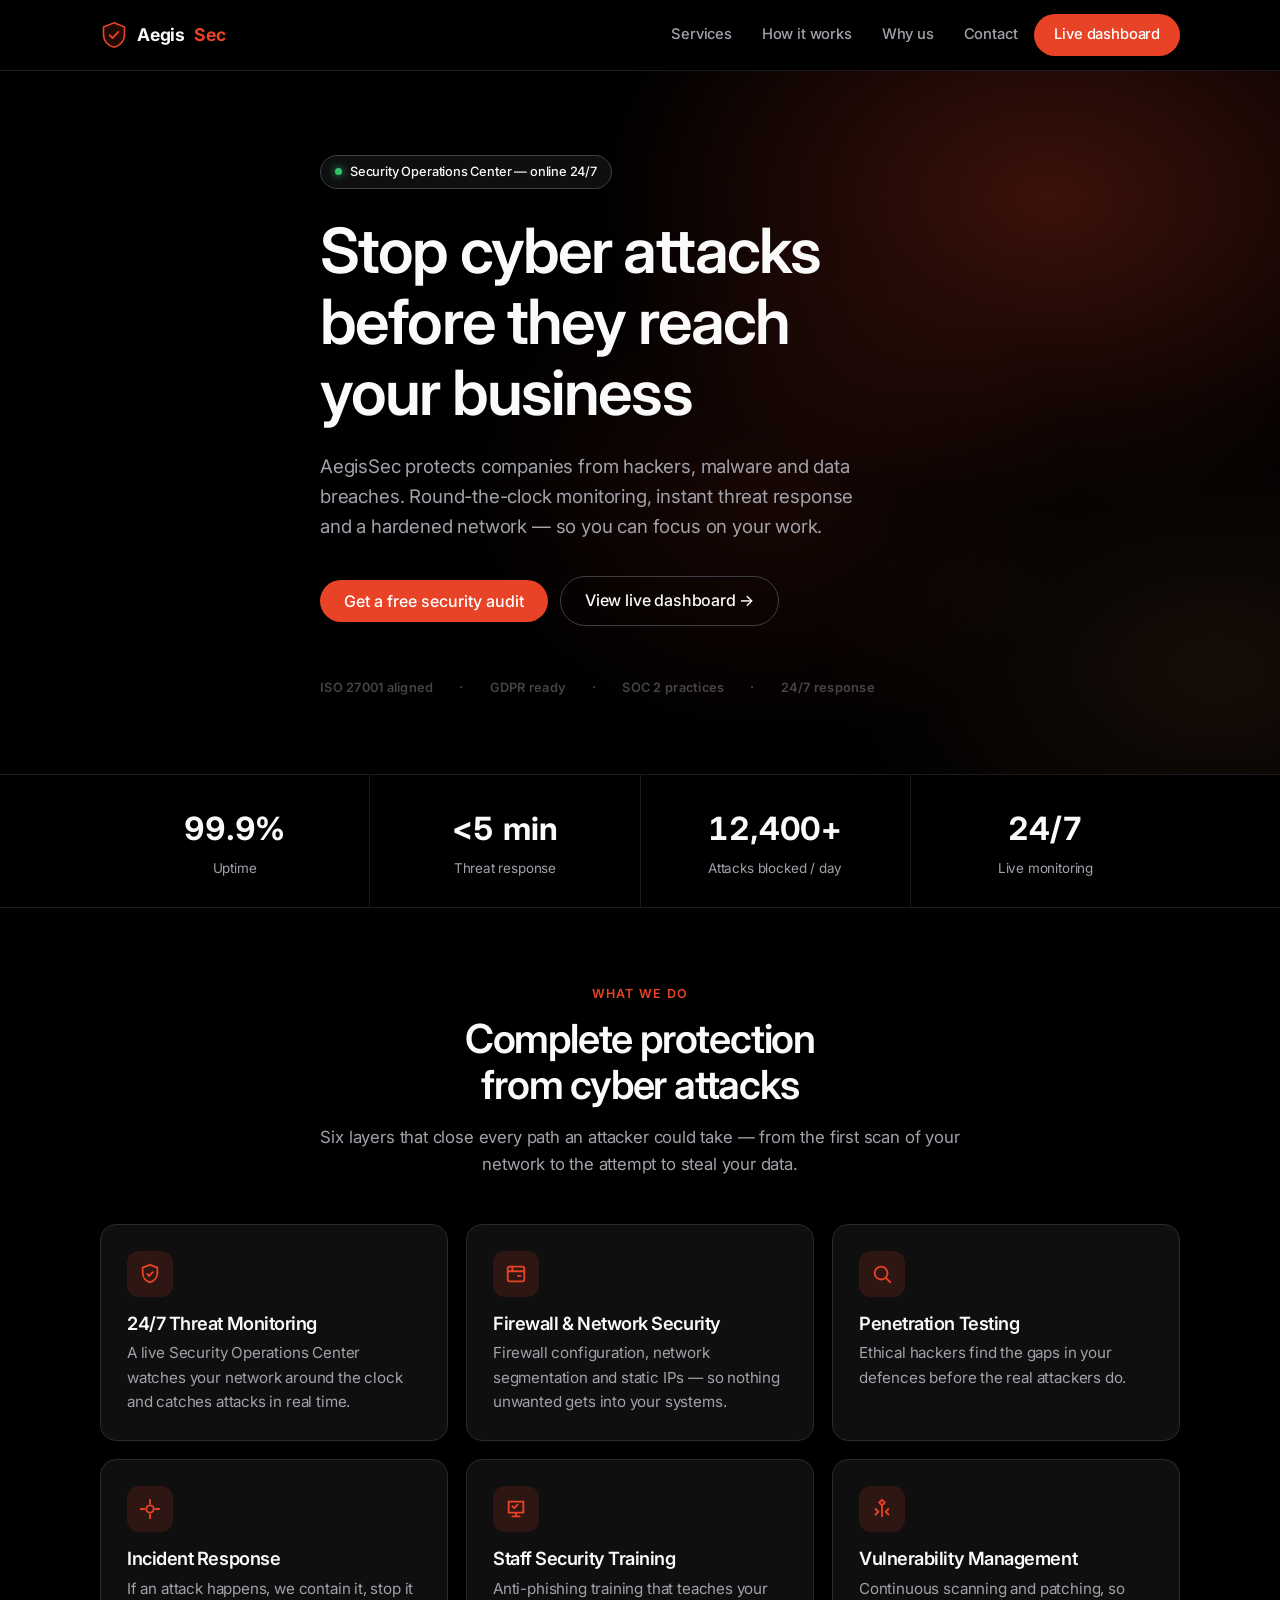
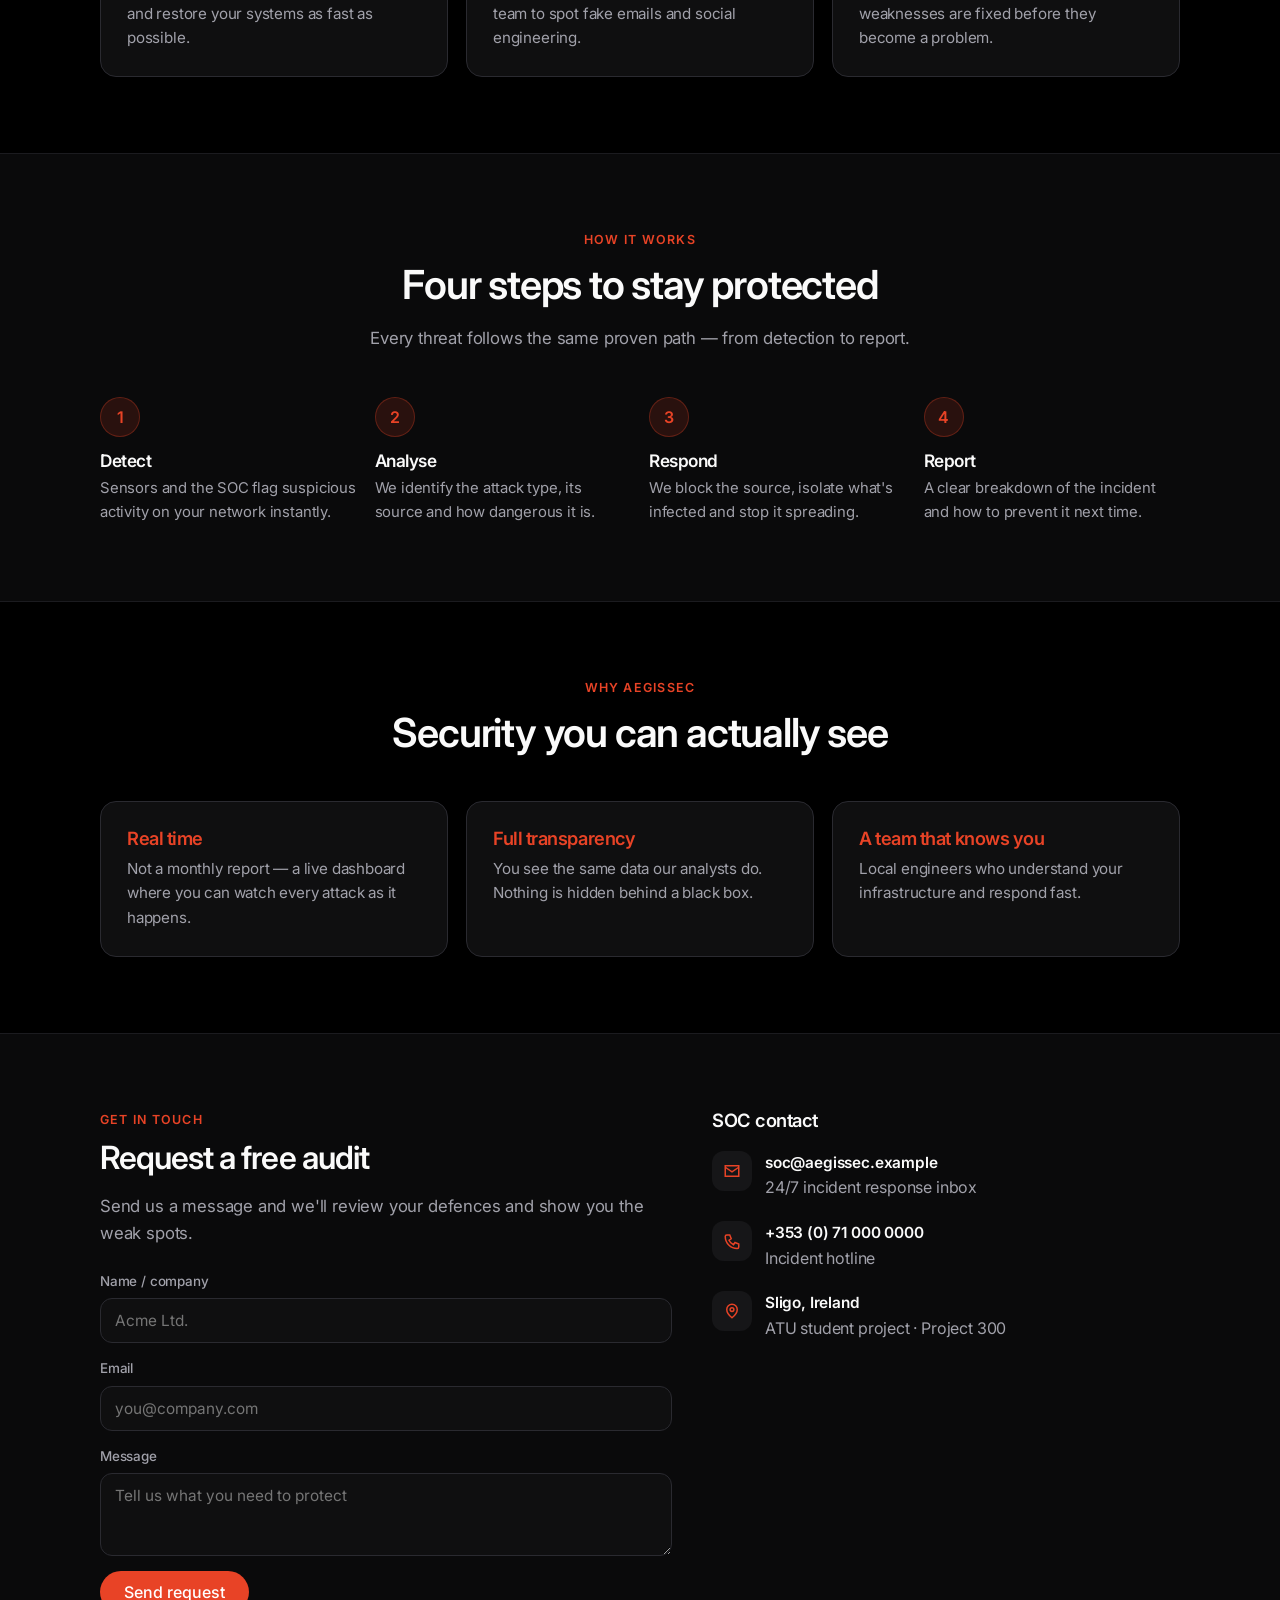
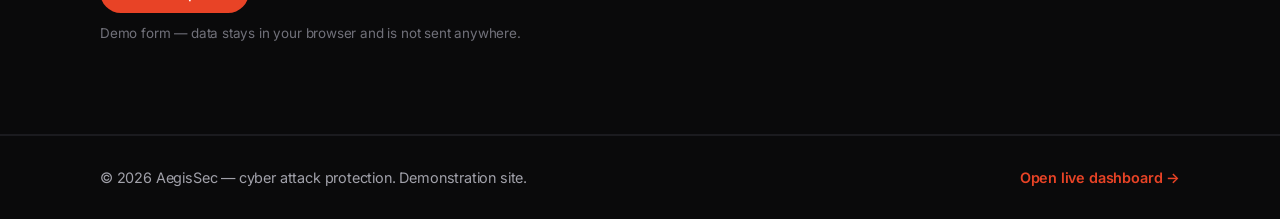
<file: CompWebSite/index.html>
<!doctype html>
<html lang="en">
<head>
<meta charset="utf-8">
<meta name="viewport" content="width=device-width, initial-scale=1, viewport-fit=cover">
<title>AegisSec — Cyber Attack Protection</title>
<style>
  /* Helius-style look: pure-black canvas, near-white text, one vivid orange-red accent (#e84326),
     fully-rounded "pill" buttons. Single committed dark theme. */
  :root{
    color-scheme:dark;
    --bg:#000000; --plane:#000000; --surface:#0f0f10; --surface-2:#161618; --surface-3:#1e1e21;
    --fg:#fafafa; --muted:#a1a1aa; --muted-2:#71717a; --line:#2a2a30; --line-soft:#1b1b1f;
    --btn-line:#3e3e47;
    --accent:#e84326; --accent-ink:#ffffff; --accent-hover:#f2552f; --accent-soft:rgba(232,67,38,.14);
    --good:#30c56a; --warning:#eab308; --serious:#fb923c; --critical:#ef4444;
    --good-soft:rgba(48,197,106,.14); --warning-soft:rgba(234,179,8,.15);
    --serious-soft:rgba(251,146,60,.15); --critical-soft:rgba(239,68,68,.15);
    --shadow-sm:0 1px 2px rgba(0,0,0,.5);
    --shadow:0 2px 6px rgba(0,0,0,.4),0 12px 30px rgba(0,0,0,.5);
    --font:"Inter",ui-sans-serif,system-ui,-apple-system,"Segoe UI",Roboto,Arial,sans-serif;
    --mono:"JetBrains Mono",ui-monospace,SFMono-Regular,Menlo,Consolas,monospace;
  }
  *{box-sizing:border-box}
  html,body{margin:0}
  body{background:var(--bg);color:var(--fg);font-family:var(--font);line-height:1.6;-webkit-font-smoothing:antialiased;letter-spacing:-.011em}
  a{color:inherit;text-decoration:none}
  h1,h2,h3{margin:0;line-height:1.14;text-wrap:balance;letter-spacing:-.025em}
  .mono{font-family:var(--mono)} .tnum{font-variant-numeric:tabular-nums}
  .wrap{max-width:1120px;margin:0 auto;
    padding-left:max(20px,env(safe-area-inset-left,0px));
    padding-right:max(20px,env(safe-area-inset-right,0px))}

  /* ---------- NAV ---------- */
  nav{position:sticky;top:env(safe-area-inset-top,0px);z-index:50;background:color-mix(in srgb,var(--bg) 82%,transparent);
    backdrop-filter:blur(10px);border-bottom:1px solid var(--line-soft)}
  body::before{content:"";position:fixed;inset:0 0 auto;height:env(safe-area-inset-top,0px);z-index:51;background:var(--bg)}
  .nav-in{display:flex;align-items:center;gap:16px;padding-block:14px}
  .brand{display:flex;align-items:center;gap:9px;font-weight:700;font-size:1.1rem;letter-spacing:-.01em}
  .brand .logo{width:28px;height:28px;flex:0 0 auto}
  .brand b{color:var(--accent);font-weight:700}
  .nav-links{display:flex;gap:4px;margin-left:auto;align-items:center}
  .nav-links a.link{color:var(--muted);font-size:.92rem;font-weight:500;padding:8px 13px;border-radius:999px}
  .nav-links a.link:hover{color:var(--fg)}
  .nav-cta{background:var(--accent);color:var(--accent-ink)!important;font-weight:500;padding:9px 20px!important;border-radius:999px;font-size:.92rem}
  .nav-cta:hover{background:var(--accent-hover)!important}
  @media(max-width:760px){.nav-hide{display:none}}

  /* ---------- HERO ---------- */
  .hero{position:relative;overflow:hidden;border-bottom:1px solid var(--line-soft)}
  .hero::after{content:"";position:absolute;inset:0;z-index:0;pointer-events:none;
    background:
      radial-gradient(760px 520px at 82% 18%, rgba(232,67,38,.26), transparent 60%),
      radial-gradient(520px 420px at 60% 60%, rgba(232,67,38,.10), transparent 60%),
      radial-gradient(600px 400px at 95% 85%, rgba(120,70,40,.18), transparent 65%)}
  .hero-in{position:relative;z-index:1;padding-block:84px 76px;max-width:680px}
  .pill{display:inline-flex;align-items:center;gap:8px;font-size:.8rem;font-weight:500;color:var(--fg);
    background:var(--surface);border:1px solid var(--btn-line);padding:6px 14px;border-radius:999px;margin-bottom:26px}
  .dot{width:7px;height:7px;border-radius:50%;background:var(--good);box-shadow:0 0 8px var(--good)}
  .hero h1{font-size:clamp(2.3rem,5.6vw,3.9rem);font-weight:600;letter-spacing:-.03em}
  .hero p.sub{color:var(--muted);font-size:1.17rem;margin:24px 0 34px;max-width:560px}
  .btns{display:flex;gap:12px;flex-wrap:wrap;align-items:center}
  .btn{display:inline-flex;align-items:center;gap:9px;padding:11px 24px;border-radius:999px;font-weight:500;font-size:1rem;cursor:pointer;border:none;font-family:inherit;transition:background .15s,border-color .15s}
  .btn-primary{background:var(--accent);color:var(--accent-ink)}
  .btn-primary:hover{background:var(--accent-hover)}
  .btn-ghost{background:transparent;color:var(--fg);border:1px solid var(--btn-line)}
  .btn-ghost:hover{border-color:var(--muted-2)}
  .logos{display:flex;gap:26px;justify-content:flex-start;flex-wrap:wrap;align-items:center;margin-top:52px;opacity:.6}
  .logos span{font-size:.8rem;color:var(--muted-2);font-weight:600;letter-spacing:.02em}

  /* trust band */
  .band{background:var(--bg);border-bottom:1px solid var(--line-soft)}
  .stats{display:grid;grid-template-columns:repeat(4,1fr);gap:1px;background:var(--line-soft)}
  .stats>div{background:var(--bg);padding:28px 18px;text-align:center}
  .stats .v{font-size:2rem;font-weight:700}
  .stats .l{font-size:.84rem;color:var(--muted);margin-top:3px}
  @media(max-width:620px){.stats{grid-template-columns:repeat(2,1fr)}}

  /* ---------- SECTIONS ---------- */
  section.blk{padding-block:76px}
  section.blk.alt{background:#0a0a0b;border-block:1px solid var(--line-soft)}
  .sec-head{max-width:640px;margin:0 auto 46px;text-align:center}
  .eyebrow{font-size:.78rem;font-weight:600;letter-spacing:.1em;text-transform:uppercase;color:var(--accent)}
  .blk h2{font-size:clamp(1.8rem,4vw,2.5rem);font-weight:600;letter-spacing:-.03em;margin:12px 0 10px}
  .blk .intro{color:var(--muted);font-size:1.05rem}

  .cards{display:grid;grid-template-columns:repeat(3,1fr);gap:18px}
  @media(max-width:860px){.cards{grid-template-columns:repeat(2,1fr)}}
  @media(max-width:560px){.cards{grid-template-columns:1fr}}
  .card{background:var(--surface);border:1px solid var(--line);border-radius:16px;padding:26px;transition:border-color .18s,transform .18s}
  .card:hover{border-color:var(--btn-line);transform:translateY(-3px)}
  .card .ic{width:46px;height:46px;border-radius:12px;background:var(--accent-soft);display:grid;place-items:center;margin-bottom:16px;color:var(--accent)}
  .card h3{font-size:1.14rem;margin-bottom:8px;font-weight:600}
  .card p{color:var(--muted);font-size:.95rem;margin:0}

  .steps{display:grid;grid-template-columns:repeat(4,1fr);gap:18px}
  @media(max-width:760px){.steps{grid-template-columns:repeat(2,1fr)}}
  @media(max-width:420px){.steps{grid-template-columns:1fr}}
  .step .n{width:40px;height:40px;border-radius:999px;background:var(--accent-soft);color:var(--accent);display:grid;place-items:center;font-weight:600;margin-bottom:14px;border:1px solid rgba(232,67,38,.3)}
  .step h3{font-size:1.08rem;margin-bottom:6px;font-weight:600}
  .step p{color:var(--muted);font-size:.93rem;margin:0}

  /* contact */
  .contact-grid{display:grid;grid-template-columns:1.1fr .9fr;gap:40px;align-items:start}
  @media(max-width:760px){.contact-grid{grid-template-columns:1fr}}
  .field{display:flex;flex-direction:column;gap:6px;margin-bottom:15px}
  .field label{font-size:.84rem;color:var(--muted);font-weight:500}
  .field input,.field textarea{background:var(--surface);border:1px solid var(--line);border-radius:12px;padding:12px 14px;color:var(--fg);font-family:inherit;font-size:.96rem}
  .field input:focus,.field textarea:focus{outline:none;border-color:var(--accent);box-shadow:0 0 0 3px var(--accent-soft)}
  .ci{display:flex;gap:13px;align-items:flex-start;margin-bottom:20px;color:var(--muted)}
  .ci .ci-ic{width:40px;height:40px;border-radius:12px;background:var(--surface-2);display:grid;place-items:center;color:var(--accent);flex:0 0 auto}
  .ci b{color:var(--fg);font-weight:600;display:block;font-size:.96rem}
  .note{font-size:.84rem;color:var(--muted-2);margin-top:10px}
  .ok-msg{display:none;background:var(--good-soft);border:1px solid var(--good);color:var(--good);padding:12px 15px;border-radius:12px;font-size:.92rem;margin-top:10px}
  .ok-msg.show{display:block}

  footer{background:#0a0a0b;border-top:1px solid var(--line-soft);padding-block:30px;color:var(--muted);font-size:.9rem}
  footer .fr{display:flex;justify-content:space-between;gap:16px;flex-wrap:wrap;align-items:center}

  /* ================= DASHBOARD ================= */
  #view-dash{min-height:100vh;background:var(--plane)}
  .dash-top{position:sticky;top:env(safe-area-inset-top,0px);z-index:40;background:color-mix(in srgb,var(--bg) 85%,transparent);
    backdrop-filter:blur(8px);border-bottom:1px solid var(--line)}
  .dash-top-in{display:flex;align-items:center;gap:14px;padding-block:14px}
  .dash-title{font-weight:600;font-size:1.05rem;display:flex;align-items:center;gap:11px}
  .live-chip{display:inline-flex;align-items:center;gap:7px;font-size:.72rem;font-weight:600;letter-spacing:.05em;
    color:var(--good);background:var(--good-soft);padding:4px 11px;border-radius:999px}
  .clock{margin-left:auto;font-family:var(--mono);font-size:.9rem;color:var(--muted)}
  .back-site{font-size:.88rem;color:var(--muted);padding:8px 16px;border:1px solid var(--btn-line);border-radius:999px;background:transparent}
  .back-site:hover{color:var(--fg);border-color:var(--muted-2)}
  .demo-note{text-align:center;font-size:.78rem;color:var(--muted);padding:9px;background:var(--surface);border-bottom:1px solid var(--line)}

  .tiles{display:grid;grid-template-columns:repeat(4,1fr);gap:16px;margin:24px 0}
  @media(max-width:820px){.tiles{grid-template-columns:repeat(2,1fr)}}
  .tile{background:var(--surface);border:1px solid var(--line);border-radius:16px;padding:20px}
  .tile .tl{display:flex;justify-content:space-between;align-items:center;color:var(--muted);font-size:.86rem;font-weight:500}
  .tile .tv{font-size:2.1rem;font-weight:700;margin-top:10px}
  .tile .td{font-size:.82rem;margin-top:4px}
  .tile .ti{width:36px;height:36px;border-radius:10px;display:grid;place-items:center}
  .up{color:var(--good)} .down{color:var(--critical)}

  .dash-grid{display:grid;grid-template-columns:1.6fr 1fr;gap:16px;margin-bottom:16px}
  @media(max-width:900px){.dash-grid{grid-template-columns:1fr}}
  .panel{background:var(--surface);border:1px solid var(--line);border-radius:16px;padding:20px;min-width:0}
  .panel h3{font-size:1rem;font-weight:600;margin-bottom:4px}
  .panel .ph-sub{color:var(--muted);font-size:.84rem;margin-bottom:16px}

  .chart-wrap{position:relative}
  svg.chart{width:100%;height:230px;display:block;overflow:visible}
  .ch-tip{position:absolute;pointer-events:none;background:var(--fg);color:var(--bg);border-radius:8px;padding:6px 10px;font-size:.8rem;
    transform:translate(-50%,-125%);white-space:nowrap;opacity:0;transition:opacity .1s;z-index:5;font-weight:600}

  .tt-row{display:grid;grid-template-columns:118px 1fr auto;align-items:center;gap:11px;margin-bottom:13px;font-size:.9rem}
  @media(max-width:460px){.tt-row{grid-template-columns:96px 1fr auto}}
  .tt-row .nm{display:flex;align-items:center;gap:8px;min-width:0}
  .tt-row .nm span{overflow:hidden;text-overflow:ellipsis;white-space:nowrap}
  .tt-bar{height:8px;background:var(--surface-2);border-radius:999px;overflow:hidden}
  .tt-bar i{display:block;height:100%;border-radius:999px;transition:width .6s ease}
  .tt-row .ct{font-variant-numeric:tabular-nums;color:var(--muted);font-size:.86rem;min-width:34px;text-align:right}
  .sw{width:9px;height:9px;border-radius:2px;flex:0 0 auto}

  .tbl-scroll{overflow-x:auto;margin:0 -6px}
  table.events{width:100%;border-collapse:collapse;font-size:.88rem;min-width:640px}
  table.events th{text-align:left;color:var(--muted);font-weight:600;font-size:.72rem;text-transform:uppercase;letter-spacing:.05em;padding:0 12px 11px;border-bottom:1px solid var(--line)}
  table.events td{padding:12px;border-bottom:1px solid var(--line-soft);font-variant-numeric:tabular-nums}
  table.events tr:last-child td{border-bottom:none}
  table.events tbody tr{animation:fadein .4s ease}
  @keyframes fadein{from{opacity:0;background:var(--accent-soft)}to{opacity:1;background:transparent}}
  .sev{display:inline-flex;align-items:center;gap:6px;font-size:.78rem;font-weight:600;padding:3px 9px;border-radius:999px}
  .sev svg{width:12px;height:12px}
  .sev.critical{color:var(--critical);background:var(--critical-soft)}
  .sev.high{color:var(--serious);background:var(--serious-soft)}
  .sev.medium{color:var(--warning);background:var(--warning-soft)}
  .sev.low{color:var(--good);background:var(--good-soft)}
  .act{font-size:.8rem;color:var(--muted);font-weight:500}
  .act.blocked{color:var(--good)} .act.quarantined{color:var(--warning)}
  .src{font-family:var(--mono);font-size:.83rem;color:var(--muted)}

  .sys ul{padding:0;margin:0}
  .sys li{display:flex;align-items:center;gap:12px;padding:12px 0;border-bottom:1px solid var(--line-soft);list-style:none}
  .sys li:last-child{border-bottom:none}
  .sys .st{width:9px;height:9px;border-radius:50%;flex:0 0 auto}
  .sys .st.on{background:var(--good);box-shadow:0 0 8px var(--good)} .sys .st.warn{background:var(--warning);box-shadow:0 0 8px var(--warning)}
  .sys .nm2{flex:1;font-size:.93rem} .sys .vv{font-size:.83rem;color:var(--muted);font-variant-numeric:tabular-nums}

  .ring{position:relative;width:92px;height:92px;flex:0 0 auto}
  .ring svg{transform:rotate(-90deg)}
  .ring .rv{position:absolute;inset:0;display:grid;place-items:center;font-size:1.5rem;font-weight:700}
  .score-wrap{display:flex;align-items:center;gap:16px}
  .hidden{display:none!important}
  img{max-width:100%}
</style>
<link rel="stylesheet" href="https://fonts.googleapis.com/css2?family=Inter:wght@400;500;600;700;800&family=JetBrains+Mono:wght@400;500&display=swap">
</head>
<body>

<!-- ============ NAV ============ -->
<nav>
  <div class="wrap nav-in">
    <a href="#home" class="brand" data-view="home">
      <svg class="logo" viewBox="0 0 32 32" fill="none"><path d="M16 2l12 5v8c0 7.5-5.1 13.6-12 15C9.1 28.6 4 22.5 4 15V7l12-5z" fill="var(--accent)" fill-opacity=".14" stroke="var(--accent)" stroke-width="1.8"/><path d="M11 16.2l3.3 3.3L21 12.5" stroke="var(--accent)" stroke-width="2.1" stroke-linecap="round" stroke-linejoin="round"/></svg>
      Aegis<b>Sec</b>
    </a>
    <div class="nav-links">
      <a href="#services" class="link nav-hide nav-scroll">Services</a>
      <a href="#how" class="link nav-hide nav-scroll">How it works</a>
      <a href="#why" class="link nav-hide nav-scroll">Why us</a>
      <a href="#contact" class="link nav-hide nav-scroll">Contact</a>
      <a href="#dashboard" class="nav-cta" data-view="dash">Live dashboard</a>
    </div>
  </div>
</nav>

<!-- ============ VIEW: SITE ============ -->
<div id="view-home">
  <header class="hero">
    <div class="wrap hero-in">
      <span class="pill"><span class="dot"></span> Security Operations Center — online 24/7</span>
      <h1>Stop cyber attacks before they reach your business</h1>
      <p class="sub">AegisSec protects companies from hackers, malware and data breaches. Round-the-clock monitoring, instant threat response and a hardened network — so you can focus on your work.</p>
      <div class="btns">
        <button class="btn btn-primary" data-scroll="contact">Get a free security audit</button>
        <a class="btn btn-ghost" href="#dashboard" data-view="dash">View live dashboard →</a>
      </div>
      <div class="logos">
        <span>ISO 27001 aligned</span><span>·</span><span>GDPR ready</span><span>·</span><span>SOC 2 practices</span><span>·</span><span>24/7 response</span>
      </div>
    </div>
  </header>

  <div class="band"><div class="wrap"><div class="stats">
    <div><div class="v tnum">99.9%</div><div class="l">Uptime</div></div>
    <div><div class="v tnum">&lt;5 min</div><div class="l">Threat response</div></div>
    <div><div class="v tnum">12,400+</div><div class="l">Attacks blocked / day</div></div>
    <div><div class="v tnum">24/7</div><div class="l">Live monitoring</div></div>
  </div></div></div>

  <!-- SERVICES -->
  <section class="blk" id="services">
    <div class="wrap">
      <div class="sec-head"><div class="eyebrow">What we do</div><h2>Complete protection from cyber attacks</h2>
        <p class="intro">Six layers that close every path an attacker could take — from the first scan of your network to the attempt to steal your data.</p></div>
      <div class="cards">
        <div class="card"><div class="ic"><svg width="22" height="22" viewBox="0 0 24 24" fill="none" stroke="currentColor" stroke-width="2" stroke-linecap="round"><path d="M12 2l8 3v6c0 5-3.4 9-8 10-4.6-1-8-5-8-10V5l8-3z"/><path d="M9 12l2 2 4-4"/></svg></div>
          <h3>24/7 Threat Monitoring</h3><p>A live Security Operations Center watches your network around the clock and catches attacks in real time.</p></div>
        <div class="card"><div class="ic"><svg width="22" height="22" viewBox="0 0 24 24" fill="none" stroke="currentColor" stroke-width="2" stroke-linecap="round"><rect x="3" y="4" width="18" height="16" rx="2"/><path d="M3 9h18M8 4v5M14 14h3"/></svg></div>
          <h3>Firewall & Network Security</h3><p>Firewall configuration, network segmentation and static IPs — so nothing unwanted gets into your systems.</p></div>
        <div class="card"><div class="ic"><svg width="22" height="22" viewBox="0 0 24 24" fill="none" stroke="currentColor" stroke-width="2" stroke-linecap="round"><circle cx="11" cy="11" r="7"/><path d="M21 21l-4.3-4.3"/></svg></div>
          <h3>Penetration Testing</h3><p>Ethical hackers find the gaps in your defences before the real attackers do.</p></div>
        <div class="card"><div class="ic"><svg width="22" height="22" viewBox="0 0 24 24" fill="none" stroke="currentColor" stroke-width="2" stroke-linecap="round"><path d="M12 2v4M12 18v4M2 12h4M18 12h4"/><circle cx="12" cy="12" r="4"/></svg></div>
          <h3>Incident Response</h3><p>If an attack happens, we contain it, stop it and restore your systems as fast as possible.</p></div>
        <div class="card"><div class="ic"><svg width="22" height="22" viewBox="0 0 24 24" fill="none" stroke="currentColor" stroke-width="2" stroke-linecap="round"><path d="M4 4h16v12H4z"/><path d="M8 20h8M12 16v4"/><path d="M8 9l2 2 4-4"/></svg></div>
          <h3>Staff Security Training</h3><p>Anti-phishing training that teaches your team to spot fake emails and social engineering.</p></div>
        <div class="card"><div class="ic"><svg width="22" height="22" viewBox="0 0 24 24" fill="none" stroke="currentColor" stroke-width="2" stroke-linecap="round"><path d="M12 2l3 3-3 3-3-3 3-3z"/><path d="M5 12l3 3-3 3M19 12l-3 3 3 3M12 8v12"/></svg></div>
          <h3>Vulnerability Management</h3><p>Continuous scanning and patching, so weaknesses are fixed before they become a problem.</p></div>
      </div>
    </div>
  </section>

  <!-- HOW -->
  <section class="blk alt" id="how">
    <div class="wrap">
      <div class="sec-head"><div class="eyebrow">How it works</div><h2>Four steps to stay protected</h2>
        <p class="intro">Every threat follows the same proven path — from detection to report.</p></div>
      <div class="steps">
        <div class="step"><div class="n">1</div><h3>Detect</h3><p>Sensors and the SOC flag suspicious activity on your network instantly.</p></div>
        <div class="step"><div class="n">2</div><h3>Analyse</h3><p>We identify the attack type, its source and how dangerous it is.</p></div>
        <div class="step"><div class="n">3</div><h3>Respond</h3><p>We block the source, isolate what's infected and stop it spreading.</p></div>
        <div class="step"><div class="n">4</div><h3>Report</h3><p>A clear breakdown of the incident and how to prevent it next time.</p></div>
      </div>
    </div>
  </section>

  <!-- WHY -->
  <section class="blk" id="why">
    <div class="wrap">
      <div class="sec-head"><div class="eyebrow">Why AegisSec</div><h2>Security you can actually see</h2></div>
      <div class="cards">
        <div class="card"><h3 style="color:var(--accent)">Real time</h3><p>Not a monthly report — a live dashboard where you can watch every attack as it happens.</p></div>
        <div class="card"><h3 style="color:var(--accent)">Full transparency</h3><p>You see the same data our analysts do. Nothing is hidden behind a black box.</p></div>
        <div class="card"><h3 style="color:var(--accent)">A team that knows you</h3><p>Local engineers who understand your infrastructure and respond fast.</p></div>
      </div>
    </div>
  </section>

  <!-- CONTACT -->
  <section class="blk alt" id="contact">
    <div class="wrap">
      <div class="contact-grid">
        <div>
          <div class="eyebrow">Get in touch</div>
          <h2 style="font-size:2rem;margin:10px 0 10px;font-weight:600">Request a free audit</h2>
          <p class="intro" style="margin-bottom:24px">Send us a message and we'll review your defences and show you the weak spots.</p>
          <form id="cform">
            <div class="field"><label for="n">Name / company</label><input id="n" required placeholder="Acme Ltd."></div>
            <div class="field"><label for="e">Email</label><input id="e" type="email" required placeholder="you@company.com"></div>
            <div class="field"><label for="m">Message</label><textarea id="m" rows="3" placeholder="Tell us what you need to protect"></textarea></div>
            <button class="btn btn-primary" type="submit">Send request</button>
            <div class="ok-msg" id="okmsg">✓ Request received (demo). In a real deployment this would be sent to the server.</div>
            <p class="note">Demo form — data stays in your browser and is not sent anywhere.</p>
          </form>
        </div>
        <div>
          <h3 style="font-size:1.15rem;margin-bottom:20px;font-weight:600">SOC contact</h3>
          <div class="ci"><span class="ci-ic"><svg width="18" height="18" viewBox="0 0 24 24" fill="none" stroke="currentColor" stroke-width="2"><path d="M3 5h18v14H3z"/><path d="M3 7l9 6 9-6"/></svg></span><span><b>soc@aegissec.example</b>24/7 incident response inbox</span></div>
          <div class="ci"><span class="ci-ic"><svg width="18" height="18" viewBox="0 0 24 24" fill="none" stroke="currentColor" stroke-width="2"><path d="M5 4h4l2 5-3 2a12 12 0 006 6l2-3 5 2v4a2 2 0 01-2 2A16 16 0 013 6a2 2 0 012-2z"/></svg></span><span><b>+353 (0) 71 000 0000</b>Incident hotline</span></div>
          <div class="ci"><span class="ci-ic"><svg width="18" height="18" viewBox="0 0 24 24" fill="none" stroke="currentColor" stroke-width="2"><path d="M12 21s-7-5.5-7-11a7 7 0 1114 0c0 5.5-7 11-7 11z"/><circle cx="12" cy="10" r="2.5"/></svg></span><span><b>Sligo, Ireland</b>ATU student project · Project 300</span></div>
        </div>
      </div>
    </div>
  </section>

  <footer>
    <div class="wrap fr">
      <span>© 2026 AegisSec — cyber attack protection. Demonstration site.</span>
      <a href="#dashboard" data-view="dash" style="color:var(--accent);font-weight:600">Open live dashboard →</a>
    </div>
  </footer>
</div>

<!-- ============ VIEW: DASHBOARD ============ -->
<div id="view-dash" class="hidden">
  <div class="dash-top">
    <div class="wrap dash-top-in">
      <span class="dash-title"><span class="live-chip"><span class="dot"></span>LIVE</span> Security Operations Center</span>
      <span class="clock" id="clock">--:--:--</span>
      <a href="#home" class="back-site" data-view="home">← Back to site</a>
    </div>
  </div>
  <div class="demo-note">Demo mode: data is simulated in the browser for the presentation. In a real deployment the dashboard streams events from your servers.</div>

  <div class="wrap">
    <div class="tiles">
      <div class="tile">
        <div class="tl">Threats blocked <span class="ti" style="background:var(--good-soft);color:var(--good)"><svg width="18" height="18" viewBox="0 0 24 24" fill="none" stroke="currentColor" stroke-width="2"><path d="M12 2l8 3v6c0 5-3.4 9-8 10-4.6-1-8-5-8-10V5l8-3z"/><path d="M9 12l2 2 4-4"/></svg></span></div>
        <div class="tv tnum" id="t-blocked">0</div><div class="td up">▲ today</div>
      </div>
      <div class="tile">
        <div class="tl">Active alerts <span class="ti" style="background:var(--critical-soft);color:var(--critical)"><svg width="18" height="18" viewBox="0 0 24 24" fill="none" stroke="currentColor" stroke-width="2"><path d="M12 9v4M12 17h.01"/><path d="M10.3 3.9l-8 14A2 2 0 004 21h16a2 2 0 001.7-3L13.7 3.9a2 2 0 00-3.4 0z"/></svg></span></div>
        <div class="tv tnum" id="t-alerts">0</div><div class="td" style="color:var(--muted)">need attention</div>
      </div>
      <div class="tile">
        <div class="tl">Systems online <span class="ti" style="background:var(--accent-soft);color:var(--accent)"><svg width="18" height="18" viewBox="0 0 24 24" fill="none" stroke="currentColor" stroke-width="2"><rect x="3" y="4" width="18" height="7" rx="1"/><rect x="3" y="13" width="18" height="7" rx="1"/><path d="M7 7.5h.01M7 16.5h.01"/></svg></span></div>
        <div class="tv tnum" id="t-sys">6 / 6</div><div class="td up">all nodes healthy</div>
      </div>
      <div class="tile">
        <div class="score-wrap">
          <div class="ring"><svg width="92" height="92"><circle cx="46" cy="46" r="38" fill="none" stroke="var(--surface-2)" stroke-width="9"/><circle id="score-arc" cx="46" cy="46" r="38" fill="none" stroke="var(--accent)" stroke-width="9" stroke-linecap="round" stroke-dasharray="239" stroke-dashoffset="239"/></svg><div class="rv tnum" id="score-v">0</div></div>
          <div><div class="tl" style="margin-bottom:4px">Protection score</div><div class="td" id="score-label" style="color:var(--good)">Excellent</div></div>
        </div>
      </div>
    </div>

    <div class="dash-grid">
      <div class="panel chart-wrap">
        <h3>Attacks over the last 2 hours</h3>
        <div class="ph-sub">Intrusion attempts per minute · updating live</div>
        <svg class="chart" id="chart" viewBox="0 0 600 230" preserveAspectRatio="none"></svg>
        <div class="ch-tip" id="chtip"></div>
      </div>
      <div class="panel">
        <h3>Threat types</h3>
        <div class="ph-sub">Breakdown for today</div>
        <div id="ttypes"></div>
      </div>
    </div>

    <div class="dash-grid" style="grid-template-columns:1.6fr 1fr">
      <div class="panel">
        <h3>Recent security events</h3>
        <div class="ph-sub">Incident feed · newest first</div>
        <div class="tbl-scroll"><table class="events"><thead><tr><th>Time</th><th>Event</th><th>Source IP</th><th>Severity</th><th>Action</th></tr></thead><tbody id="ev-body"></tbody></table></div>
      </div>
      <div class="panel sys">
        <h3>System status</h3>
        <div class="ph-sub">Protection nodes</div>
        <ul id="sys-list"></ul>
      </div>
    </div>
    <div style="height:30px"></div>
  </div>
</div>

<script>
(function(){
  "use strict";
  /* ---- routing ---- */
  const vHome=document.getElementById('view-home'), vDash=document.getElementById('view-dash');
  let dashStarted=false;
  function showView(v){const dash=v==='dash';vDash.classList.toggle('hidden',!dash);vHome.classList.toggle('hidden',dash);window.scrollTo(0,0);if(dash&&!dashStarted){dashStarted=true;startDash();}}
  function route(){const h=(location.hash||'').replace('#','');
    if(h==='dashboard'){showView('dash');return;}
    showView('home');
    if(h&&h!=='home'){const el=document.getElementById(h);if(el)requestAnimationFrame(()=>el.scrollIntoView({behavior:'smooth',block:'start'}));}}
  document.querySelectorAll('[data-view]').forEach(a=>a.addEventListener('click',e=>{e.preventDefault();const v=a.getAttribute('data-view');location.hash=v==='dash'?'dashboard':'home';showView(v);}));
  document.querySelectorAll('.nav-scroll,[data-scroll]').forEach(a=>a.addEventListener('click',e=>{e.preventDefault();const id=a.getAttribute('data-scroll')||a.getAttribute('href').replace('#','');vDash.classList.add('hidden');vHome.classList.remove('hidden');const el=document.getElementById(id);if(el)el.scrollIntoView({behavior:'smooth',block:'start'});history.replaceState(null,'','#'+id);}));
  window.addEventListener('hashchange',route);route();

  const cf=document.getElementById('cform');
  if(cf)cf.addEventListener('submit',e=>{e.preventDefault();document.getElementById('okmsg').classList.add('show');cf.reset();});

  /* ================= DASHBOARD ================= */
  const rnd=(a,b)=>Math.floor(Math.random()*(b-a+1))+a, pick=a=>a[rnd(0,a.length-1)];
  function ip(){const p=[185,45,103,91,209,194,77,212];return pick(p)+'.'+rnd(0,255)+'.'+rnd(0,255)+'.'+rnd(1,254);}
  const THREATS=[
    {name:'Malware',       type:'Malicious file detected',     sev:'critical', w:0},
    {name:'Phishing',      type:'Phishing email blocked',      sev:'high',     w:0},
    {name:'DDoS',          type:'Traffic spike (DDoS)',        sev:'high',     w:0},
    {name:'Brute force',   type:'SSH password brute-force',    sev:'medium',   w:0},
    {name:'SQL injection', type:'SQL injection attempt',       sev:'critical', w:0},
    {name:'Port scan',     type:'Port scanning detected',      sev:'low',      w:0}
  ];
  const SEV_LBL={critical:'Critical',high:'High',medium:'Medium',low:'Low'};
  const SEV_COLOR={critical:'var(--critical)',high:'var(--serious)',medium:'var(--warning)',low:'var(--good)'};
  const sevIcon=s=>s==='low'
    ?'<svg viewBox="0 0 24 24" fill="none" stroke="currentColor" stroke-width="2.4"><path d="M20 6L9 17l-5-5"/></svg>'
    :'<svg viewBox="0 0 24 24" fill="none" stroke="currentColor" stroke-width="2.4"><path d="M12 8v5M12 17h.01"/><circle cx="12" cy="12" r="9"/></svg>';

  let blocked=rnd(11800,12600), alerts=rnd(3,7);
  const elB=document.getElementById('t-blocked'), elA=document.getElementById('t-alerts'),
        elScoreV=document.getElementById('score-v'), elScoreArc=document.getElementById('score-arc'), elScoreLabel=document.getElementById('score-label');
  function renderTiles(){
    elB.textContent=blocked.toLocaleString('en-US'); elA.textContent=alerts;
    const score=Math.max(60,Math.min(99,99-alerts*3-rnd(0,2)));
    elScoreV.textContent=score;
    const C=239; elScoreArc.style.strokeDashoffset=C-(score/100)*C;
    const c=score>=85?'var(--good)':score>=70?'var(--warning)':'var(--critical)';
    elScoreArc.style.stroke=c; elScoreLabel.style.color=c;
    elScoreLabel.textContent=score>=85?'Excellent':score>=70?'Acceptable':'At risk';
  }
  function renderTypes(){
    THREATS.forEach(t=>{if(!t.w)t.w=rnd(40,320);});
    const max=Math.max(...THREATS.map(t=>t.w)), box=document.getElementById('ttypes');
    box.innerHTML=THREATS.map(t=>`<div class="tt-row"><div class="nm"><span class="sw" style="background:${SEV_COLOR[t.sev]}"></span><span>${t.name}</span></div><div class="tt-bar"><i style="width:${(t.w/max*100).toFixed(0)}%;background:${SEV_COLOR[t.sev]}"></i></div><div class="ct">${t.w}</div></div>`).join('');
  }
  const SYS=[
    {n:'Firewall',v:'load 34%',s:'on'},{n:'Intrusion Detection (IDS/IPS)',v:'active',s:'on'},
    {n:'VPN gateway',v:'18 sessions',s:'on'},{n:'Endpoint protection',v:'142 devices',s:'on'},
    {n:'Email filter',v:'load 71%',s:'warn'},{n:'Backup service',v:'last: 04:00',s:'on'}
  ];
  function renderSys(){document.getElementById('sys-list').innerHTML='<ul>'+SYS.map(x=>`<li><span class="st ${x.s}"></span><span class="nm2">${x.n}</span><span class="vv">${x.v}</span></li>`).join('')+'</ul>';}

  const evBody=document.getElementById('ev-body');
  function addEvent(initial){
    const t=pick(THREATS), d=new Date();
    const time=[d.getHours(),d.getMinutes(),d.getSeconds()].map(x=>String(x).padStart(2,'0')).join(':');
    const act=t.sev==='critical'?['quarantined','Quarantined']:['blocked','Blocked'];
    const tr=document.createElement('tr');
    tr.innerHTML=`<td class="src">${time}</td><td>${t.type}</td><td class="src">${ip()}</td><td><span class="sev ${t.sev}">${sevIcon(t.sev)}${SEV_LBL[t.sev]}</span></td><td class="act ${act[0]}">● ${act[1]}</td>`;
    evBody.insertBefore(tr,evBody.firstChild);
    while(evBody.children.length>9)evBody.removeChild(evBody.lastChild);
    if(!initial){blocked+=rnd(1,4);t.w+=rnd(1,3);if(Math.random()<0.25)alerts=Math.min(12,alerts+1);}
  }

  const svg=document.getElementById('chart'), W=600,H=230,PAD=8;
  let data=Array.from({length:40},()=>rnd(5,45));
  const chtip=document.getElementById('chtip');
  function drawChart(){
    const max=Math.max(50,...data), n=data.length, x=i=>PAD+i*((W-PAD*2)/(n-1)), y=v=>H-PAD-(v/max)*(H-PAD*2);
    let line='';data.forEach((v,i)=>{line+=(i?'L':'M')+x(i).toFixed(1)+' '+y(v).toFixed(1)+' ';});
    const area=`M${x(0).toFixed(1)} ${H-PAD} `+data.map((v,i)=>`L${x(i).toFixed(1)} ${y(v).toFixed(1)}`).join(' ')+` L${x(n-1).toFixed(1)} ${H-PAD} Z`;
    let grid='';for(let g=1;g<=3;g++){const gy=(PAD+g*(H-PAD*2)/4).toFixed(1);grid+=`<line x1="${PAD}" y1="${gy}" x2="${W-PAD}" y2="${gy}" stroke="var(--line-soft)" stroke-width="1"/>`;}
    const last=data[n-1];
    svg.innerHTML=`<defs><linearGradient id="g1" x1="0" y1="0" x2="0" y2="1"><stop offset="0" stop-color="var(--accent)" stop-opacity="0.28"/><stop offset="1" stop-color="var(--accent)" stop-opacity="0"/></linearGradient></defs>${grid}<path d="${area}" fill="url(#g1)"/><path d="${line}" fill="none" stroke="var(--accent)" stroke-width="2.3" stroke-linejoin="round" stroke-linecap="round"/><circle cx="${x(n-1).toFixed(1)}" cy="${y(last).toFixed(1)}" r="4.5" fill="var(--accent)" stroke="var(--surface)" stroke-width="2"/>`;
    svg._x=x;svg._y=y;
  }
  svg.addEventListener('mousemove',e=>{const r=svg.getBoundingClientRect(),px=(e.clientX-r.left)/r.width*W,n=data.length,i=Math.round((px-PAD)/((W-PAD*2)/(n-1)));
    if(i<0||i>=n){chtip.style.opacity=0;return;}
    chtip.style.left=(svg._x(i)/W*r.width)+'px';chtip.style.top=(svg._y(data[i])/H*r.height)+'px';chtip.innerHTML=`<b>${data[i]}</b> attacks/min`;chtip.style.opacity=1;});
  svg.addEventListener('mouseleave',()=>chtip.style.opacity=0);
  const tickChart=()=>{data.push(rnd(5,48));data.shift();drawChart();};

  const clock=()=>{const d=new Date();document.getElementById('clock').textContent=[d.getHours(),d.getMinutes(),d.getSeconds()].map(x=>String(x).padStart(2,'0')).join(':');};
  function startDash(){renderTypes();renderSys();drawChart();renderTiles();clock();for(let i=0;i<7;i++)addEvent(true);
    setInterval(clock,1000);setInterval(tickChart,2500);setInterval(()=>{addEvent(false);renderTiles();if(Math.random()<0.5)renderTypes();},3200);}
})();
</script>
</body>
</html>
</file>
